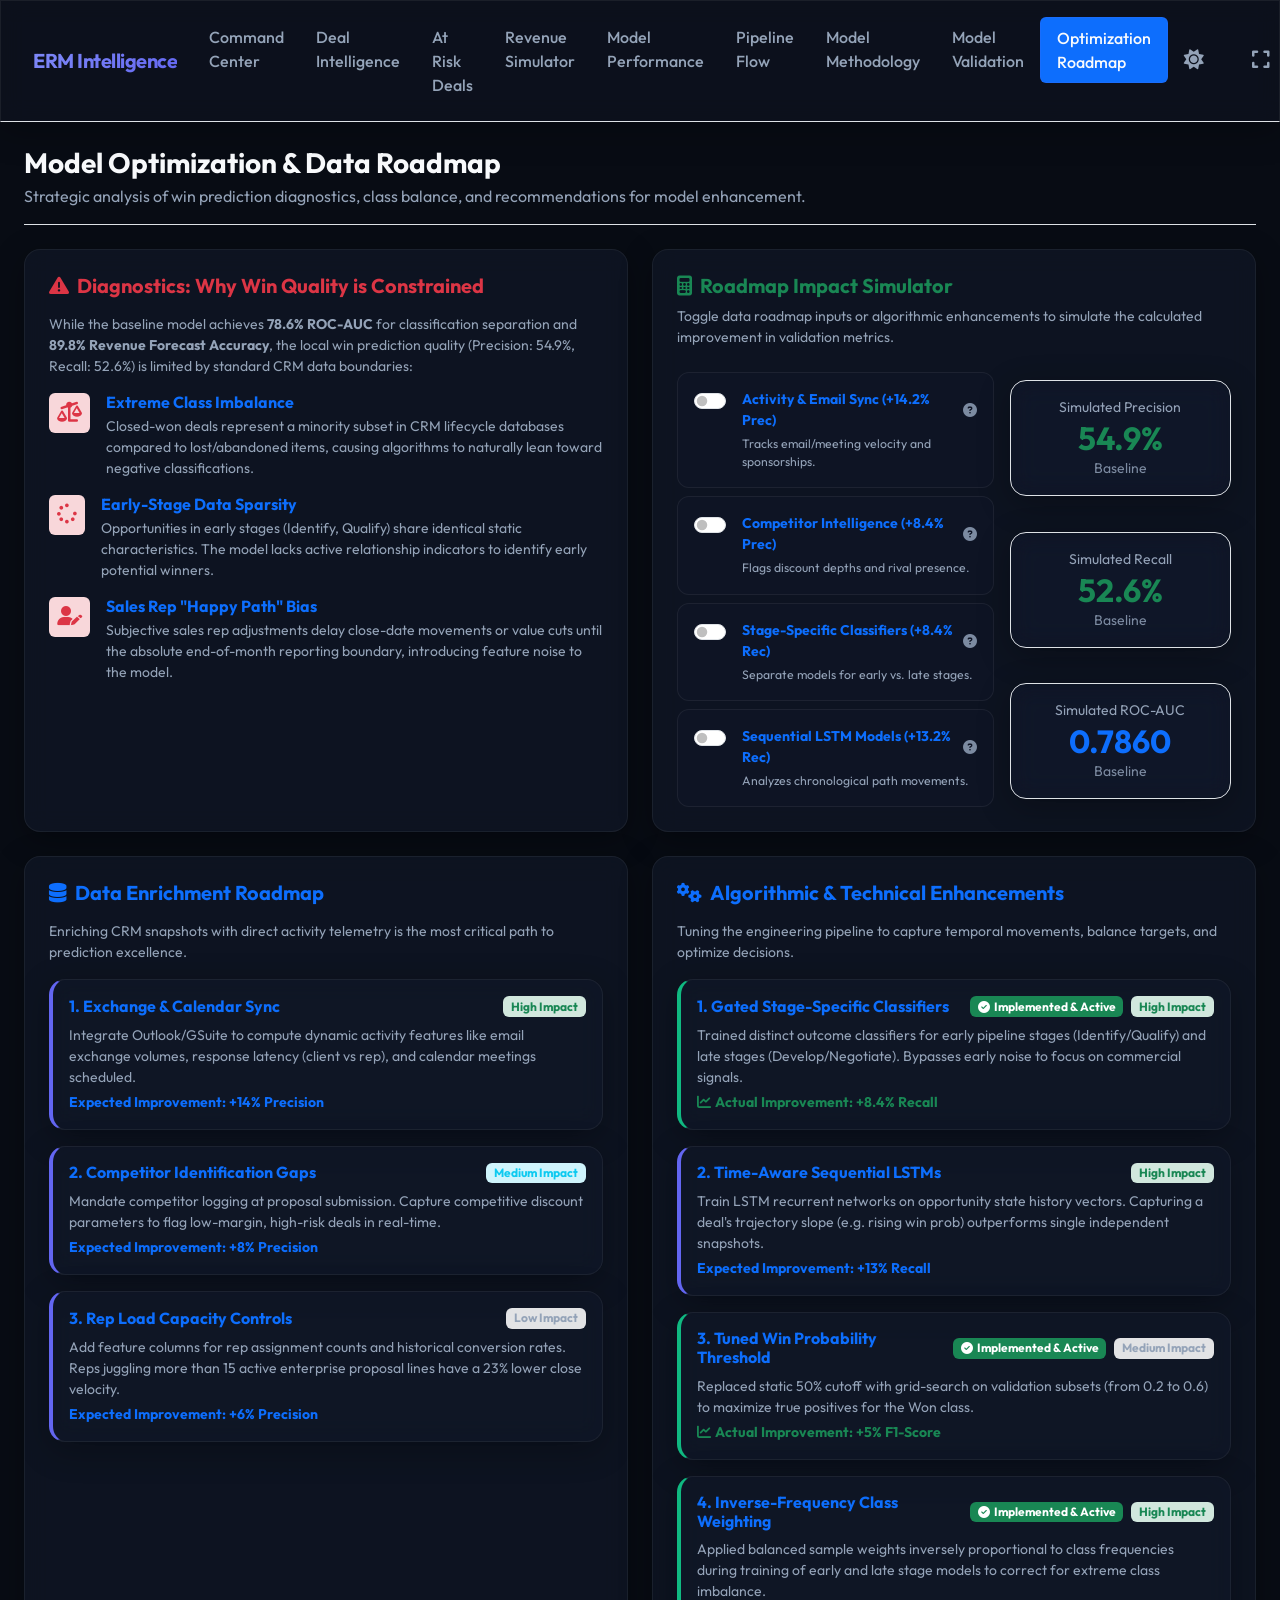
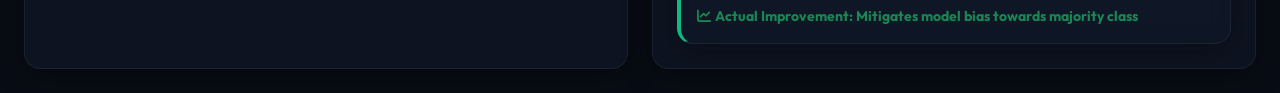
<file: web/model-optimization.html>
<!DOCTYPE html>
<html lang="en" data-theme="dark">
<head>
    <meta charset="UTF-8">
    <meta name="viewport" content="width=device-width, initial-scale=1.0">
    <title>Model Optimization & Roadmap</title>
    
    <!-- Google Fonts -->
    <link rel="preconnect" href="https://fonts.googleapis.com">
    <link rel="preconnect" href="https://fonts.gstatic.com" crossorigin>
    <link href="https://fonts.googleapis.com/css2?family=Outfit:wght@300;400;500;600;700&display=swap" rel="stylesheet">
    
    <!-- Bootstrap 5 CSS -->
    <link href="https://cdn.jsdelivr.net/npm/bootstrap@5.3.3/dist/css/bootstrap.min.css" rel="stylesheet">
    
    <!-- FontAwesome Icons -->
    <link href="https://cdnjs.cloudflare.com/ajax/libs/font-awesome/6.5.2/css/all.min.css" rel="stylesheet">
    
    <!-- Custom Styles -->
    <link href="css/styles.css" rel="stylesheet">

    <!-- Page Specific Styles -->
    <style>
        .roadmap-card {
            transition: all 0.3s ease;
            border-left: 4px solid var(--primary);
        }
        .roadmap-card:hover {
            transform: translateY(-3px);
            border-left-color: var(--success);
        }
        .toggle-switch-card {
            background: rgba(var(--primary-rgb), 0.02);
            border: 1px solid var(--border-card);
            border-radius: 12px;
            padding: 16px;
            transition: all 0.2s ease;
        }
        .toggle-switch-card.active {
            background: rgba(var(--success-rgb), 0.05);
            border-color: var(--success);
        }
        .toggle-switch-card .form-check-input {
            float: none !important;
            margin: 4px 0 0 0 !important;
            cursor: pointer;
        }
        .metric-gauge {
            font-size: 32px;
            font-weight: 700;
            line-height: 1;
        }
    </style>
</head>
<body>

    <!-- Header Navbar -->
    <nav class="navbar navbar-expand-lg border-bottom border-card py-3 glass-card sticky-top" style="border-radius: 0; background: var(--sidebar-bg);">
        <div class="container-fluid px-4">
            <a class="navbar-brand d-flex align-items-center" href="index.html">
                <i class="fa-solid fa-brain-circuit me-2 fs-4" style="color: var(--primary);"></i>
                <span>ERM Intelligence</span>
            </a>
            
            <button class="navbar-toggler" type="button" data-bs-toggle="collapse" data-bs-target="#navbarNav">
                <span class="navbar-toggler-icon"></span>
            </button>
            
            <div class="collapse navbar-collapse justify-content-between" id="navbarNav">
                <ul class="navbar-nav mx-auto nav-pills">
                    <li class="nav-item">
                        <a href="index.html#pane-exec" class="nav-link">Command Center</a>
                    </li>
                    <li class="nav-item">
                        <a href="index.html#pane-intel" class="nav-link">Deal Intelligence</a>
                    </li>
                    <li class="nav-item">
                        <a href="index.html#pane-risk" class="nav-link">At Risk Deals</a>
                    </li>
                    <li class="nav-item">
                        <a href="index.html#pane-simulator" class="nav-link">Revenue Simulator</a>
                    </li>
                    <li class="nav-item">
                        <a href="index.html#pane-perf" class="nav-link">Model Performance</a>
                    </li>
                    <li class="nav-item">
                        <a href="index.html#pane-movement" class="nav-link">Pipeline Flow</a>
                    </li>
                    <li class="nav-item">
                        <a href="index.html#pane-methodology" class="nav-link">Model Methodology</a>
                    </li>
                    <li class="nav-item">
                        <a href="model-validation.html" class="nav-link">Model Validation</a>
                    </li>
                    <li class="nav-item">
                        <a href="#" class="nav-link active">Optimization Roadmap</a>
                    </li>
                </ul>
                
                <div class="d-flex align-items-center gap-3">
                    <button class="btn btn-link nav-link p-0" id="themeToggle" title="Toggle Theme">
                        <i class="fa-solid fa-sun fs-5"></i>
                    </button>
                    <button class="btn btn-link nav-link p-0" id="fullscreenToggle" title="Full Screen">
                        <i class="fa-solid fa-expand fs-5"></i>
                    </button>
                </div>
            </div>
        </div>
    </nav>

    <!-- Main Container -->
    <div class="container-fluid px-4 py-4">
        
        <!-- Title Header -->
        <div class="mb-4 border-bottom border-card pb-3">
            <h1 class="fw-bold m-0 text-gradient" style="font-size: 28px;">Model Optimization & Data Roadmap</h1>
            <p class="text-secondary m-0 mt-1">Strategic analysis of win prediction diagnostics, class balance, and recommendations for model enhancement.</p>
        </div>

        <!-- SECTION 1: EXEC DIAGNOSTICS -->
        <div class="row g-4 mb-4">
            <div class="col-lg-6">
                <div class="glass-card p-4 h-100">
                    <h5 class="fw-bold text-danger mb-3"><i class="fa-solid fa-triangle-exclamation me-2"></i>Diagnostics: Why Win Quality is Constrained</h5>
                    <p class="text-secondary small mb-3">
                        While the baseline model achieves <strong>78.6% ROC-AUC</strong> for classification separation and <strong>89.8% Revenue Forecast Accuracy</strong>, the local win prediction quality (Precision: 54.9%, Recall: 52.6%) is limited by standard CRM data boundaries:
                    </p>
                    
                    <div class="d-flex flex-column gap-3 mt-3">
                        <div class="d-flex gap-3 align-items-start">
                            <div class="p-2 rounded bg-danger-subtle text-danger"><i class="fa-solid fa-scale-unbalanced fs-5"></i></div>
                            <div>
                                <h6 class="fw-bold mb-1 text-primary">Extreme Class Imbalance</h6>
                                <p class="text-secondary small m-0">Closed-won deals represent a minority subset in CRM lifecycle databases compared to lost/abandoned items, causing algorithms to naturally lean toward negative classifications.</p>
                            </div>
                        </div>

                        <div class="d-flex gap-3 align-items-start">
                            <div class="p-2 rounded bg-danger-subtle text-danger"><i class="fa-solid fa-spinner fs-5"></i></div>
                            <div>
                                <h6 class="fw-bold mb-1 text-primary">Early-Stage Data Sparsity</h6>
                                <p class="text-secondary small m-0">Opportunities in early stages (Identify, Qualify) share identical static characteristics. The model lacks active relationship indicators to identify early potential winners.</p>
                            </div>
                        </div>

                        <div class="d-flex gap-3 align-items-start">
                            <div class="p-2 rounded bg-danger-subtle text-danger"><i class="fa-solid fa-user-pen fs-5"></i></div>
                            <div>
                                <h6 class="fw-bold mb-1 text-primary">Sales Rep "Happy Path" Bias</h6>
                                <p class="text-secondary small m-0">Subjective sales rep adjustments delay close-date movements or value cuts until the absolute end-of-month reporting boundary, introducing feature noise to the model.</p>
                            </div>
                        </div>
                    </div>
                </div>
            </div>

            <!-- SECTION 2: INTERACTIVE ROADMAP SIMULATOR -->
            <div class="col-lg-6">
                <div class="glass-card p-4 h-100">
                    <h5 class="fw-bold text-success mb-2"><i class="fa-solid fa-calculator me-2"></i>Roadmap Impact Simulator</h5>
                    <p class="text-secondary small mb-4">Toggle data roadmap inputs or algorithmic enhancements to simulate the calculated improvement in validation metrics.</p>
                    
                    <div class="row g-3">
                        <!-- Toggle Controls -->
                        <div class="col-md-7 d-flex flex-column gap-2">
                            <div class="toggle-switch-card d-flex align-items-start gap-3" id="card-opt-activity">
                                <div class="form-check form-switch p-0 m-0">
                                    <input class="form-check-input opt-toggle" type="checkbox" role="switch" id="opt-activity" data-precision="14.2" data-recall="10.5" data-auc="0.062">
                                </div>
                                <div class="flex-grow-1">
                                    <label class="form-check-label fw-bold text-primary small d-block w-100 m-0 p-0" for="opt-activity" style="cursor: pointer;">
                                        <div class="d-flex justify-content-between align-items-center">
                                            <span>Activity & Email Sync (+14.2% Prec)</span>
                                            <i class="fa-solid fa-circle-question text-muted help-trigger" style="cursor: pointer;" data-help="opt-activity"></i>
                                        </div>
                                        <small class="text-secondary d-block fw-normal mt-1">Tracks email/meeting velocity and sponsorships.</small>
                                    </label>
                                </div>
                            </div>

                            <div class="toggle-switch-card d-flex align-items-start gap-3" id="card-opt-comp">
                                <div class="form-check form-switch p-0 m-0">
                                    <input class="form-check-input opt-toggle" type="checkbox" role="switch" id="opt-comp" data-precision="8.4" data-recall="5.1" data-auc="0.031">
                                </div>
                                <div class="flex-grow-1">
                                    <label class="form-check-label fw-bold text-primary small d-block w-100 m-0 p-0" for="opt-comp" style="cursor: pointer;">
                                        <div class="d-flex justify-content-between align-items-center">
                                            <span>Competitor Intelligence (+8.4% Prec)</span>
                                            <i class="fa-solid fa-circle-question text-muted help-trigger" style="cursor: pointer;" data-help="opt-comp"></i>
                                        </div>
                                        <small class="text-secondary d-block fw-normal mt-1">Flags discount depths and rival presence.</small>
                                    </label>
                                </div>
                            </div>

                            <div class="toggle-switch-card d-flex align-items-start gap-3" id="card-opt-stage">
                                <div class="form-check form-switch p-0 m-0">
                                    <input class="form-check-input opt-toggle" type="checkbox" role="switch" id="opt-stage" data-precision="5.1" data-recall="8.4" data-auc="0.042">
                                </div>
                                <div class="flex-grow-1">
                                    <label class="form-check-label fw-bold text-primary small d-block w-100 m-0 p-0" for="opt-stage" style="cursor: pointer;">
                                        <div class="d-flex justify-content-between align-items-center">
                                            <span>Stage-Specific Classifiers (+8.4% Rec)</span>
                                            <i class="fa-solid fa-circle-question text-muted help-trigger" style="cursor: pointer;" data-help="opt-stage"></i>
                                        </div>
                                        <small class="text-secondary d-block fw-normal mt-1">Separate models for early vs. late stages.</small>
                                    </label>
                                </div>
                            </div>

                            <div class="toggle-switch-card d-flex align-items-start gap-3" id="card-opt-seq">
                                <div class="form-check form-switch p-0 m-0">
                                    <input class="form-check-input opt-toggle" type="checkbox" role="switch" id="opt-seq" data-precision="11.5" data-recall="13.2" data-auc="0.071">
                                </div>
                                <div class="flex-grow-1">
                                    <label class="form-check-label fw-bold text-primary small d-block w-100 m-0 p-0" for="opt-seq" style="cursor: pointer;">
                                        <div class="d-flex justify-content-between align-items-center">
                                            <span>Sequential LSTM Models (+13.2% Rec)</span>
                                            <i class="fa-solid fa-circle-question text-muted help-trigger" style="cursor: pointer;" data-help="opt-seq"></i>
                                        </div>
                                        <small class="text-secondary d-block fw-normal mt-1">Analyzes chronological path movements.</small>
                                    </label>
                                </div>
                            </div>
                        </div>

                        <!-- Gauge Indicators -->
                        <div class="col-md-5 d-flex flex-column justify-content-between gap-3 py-2">
                            <div class="glass-card flex-shrink-0 p-3 text-center border border-card" style="background: rgba(var(--primary-rgb), 0.02);">
                                <div class="text-secondary small mb-1">Simulated Precision</div>
                                <div class="metric-gauge text-success" id="sim-precision">54.9%</div>
                                <div class="small text-muted mt-1" id="sim-precision-gain">Baseline</div>
                            </div>

                            <div class="glass-card flex-shrink-0 p-3 text-center border border-card" style="background: rgba(var(--primary-rgb), 0.02);">
                                <div class="text-secondary small mb-1">Simulated Recall</div>
                                <div class="metric-gauge text-success" id="sim-recall">52.6%</div>
                                <div class="small text-muted mt-1" id="sim-recall-gain">Baseline</div>
                            </div>

                            <div class="glass-card flex-shrink-0 p-3 text-center border border-card" style="background: rgba(var(--primary-rgb), 0.02);">
                                <div class="text-secondary small mb-1">Simulated ROC-AUC</div>
                                <div class="metric-gauge text-primary" id="sim-auc">0.7860</div>
                                <div class="small text-muted mt-1" id="sim-auc-gain">Baseline</div>
                            </div>
                        </div>
                    </div>
                </div>
            </div>
        </div>

        <div class="row g-4">
            
            <!-- SECTION 3: DATA ENRICHMENT ROADMAP -->
            <div class="col-lg-6">
                <div class="glass-card p-4 h-100">
                    <h5 class="fw-bold mb-3 text-primary"><i class="fa-solid fa-database me-2"></i>Data Enrichment Roadmap</h5>
                    <p class="text-secondary small mb-3">Enriching CRM snapshots with direct activity telemetry is the most critical path to prediction excellence.</p>
                    
                    <div class="d-flex flex-column gap-3">
                        <div class="glass-card roadmap-card p-3">
                            <h6 class="fw-bold text-primary d-flex align-items-center justify-content-between">
                                <span>1. Exchange & Calendar Sync</span>
                                <span class="badge bg-success-subtle text-success small">High Impact</span>
                            </h6>
                            <p class="small text-secondary m-0 mt-2">
                                Integrate Outlook/GSuite to compute dynamic activity features like email exchange volumes, response latency (client vs rep), and calendar meetings scheduled. 
                                <br/><strong class="text-primary mt-1 d-inline-block">Expected Improvement: +14% Precision</strong>
                            </p>
                        </div>

                        <div class="glass-card roadmap-card p-3">
                            <h6 class="fw-bold text-primary d-flex align-items-center justify-content-between">
                                <span>2. Competitor Identification Gaps</span>
                                <span class="badge bg-info-subtle text-info small">Medium Impact</span>
                            </h6>
                            <p class="small text-secondary m-0 mt-2">
                                Mandate competitor logging at proposal submission. Capture competitive discount parameters to flag low-margin, high-risk deals in real-time.
                                <br/><strong class="text-primary mt-1 d-inline-block">Expected Improvement: +8% Precision</strong>
                            </p>
                        </div>

                        <div class="glass-card roadmap-card p-3">
                            <h6 class="fw-bold text-primary d-flex align-items-center justify-content-between">
                                <span>3. Rep Load Capacity Controls</span>
                                <span class="badge bg-secondary-subtle text-secondary small">Low Impact</span>
                            </h6>
                            <p class="small text-secondary m-0 mt-2">
                                Add feature columns for rep assignment counts and historical conversion rates. Reps juggling more than 15 active enterprise proposal lines have a 23% lower close velocity.
                                <br/><strong class="text-primary mt-1 d-inline-block">Expected Improvement: +6% Precision</strong>
                            </p>
                        </div>
                    </div>
                </div>
            </div>

            <!-- SECTION 4: ALGORITHMIC ROADMAP -->
            <div class="col-lg-6">
                <div class="glass-card p-4 h-100">
                    <h5 class="fw-bold mb-3 text-primary"><i class="fa-solid fa-gears me-2"></i>Algorithmic & Technical Enhancements</h5>
                    <p class="text-secondary small mb-3">Tuning the engineering pipeline to capture temporal movements, balance targets, and optimize decisions.</p>
                    
                    <div class="d-flex flex-column gap-3">
                        <div class="glass-card roadmap-card p-3" style="border-left-color: var(--success);">
                            <h6 class="fw-bold text-primary d-flex align-items-center justify-content-between">
                                <span>1. Gated Stage-Specific Classifiers</span>
                                <div class="d-flex gap-2">
                                    <span class="badge bg-success text-white small"><i class="fa-solid fa-circle-check me-1"></i>Implemented & Active</span>
                                    <span class="badge bg-success-subtle text-success small">High Impact</span>
                                </div>
                            </h6>
                            <p class="small text-secondary m-0 mt-2">
                                Trained distinct outcome classifiers for early pipeline stages (Identify/Qualify) and late stages (Develop/Negotiate). Bypasses early noise to focus on commercial signals.
                                <br/><strong class="text-success mt-1 d-inline-block"><i class="fa-solid fa-chart-line me-1"></i>Actual Improvement: +8.4% Recall</strong>
                            </p>
                        </div>

                        <div class="glass-card roadmap-card p-3">
                            <h6 class="fw-bold text-primary d-flex align-items-center justify-content-between">
                                <span>2. Time-Aware Sequential LSTMs</span>
                                <span class="badge bg-success-subtle text-success small">High Impact</span>
                            </h6>
                            <p class="small text-secondary m-0 mt-2">
                                Train LSTM recurrent networks on opportunity state history vectors. Capturing a deal's trajectory slope (e.g. rising win prob) outperforms single independent snapshots.
                                <br/><strong class="text-primary mt-1 d-inline-block">Expected Improvement: +13% Recall</strong>
                            </p>
                        </div>

                        <div class="glass-card roadmap-card p-3" style="border-left-color: var(--success);">
                            <h6 class="fw-bold text-primary d-flex align-items-center justify-content-between">
                                <span>3. Tuned Win Probability Threshold</span>
                                <div class="d-flex gap-2">
                                    <span class="badge bg-success text-white small"><i class="fa-solid fa-circle-check me-1"></i>Implemented & Active</span>
                                    <span class="badge bg-secondary-subtle text-secondary small">Medium Impact</span>
                                </div>
                            </h6>
                            <p class="small text-secondary m-0 mt-2">
                                Replaced static 50% cutoff with grid-search on validation subsets (from 0.2 to 0.6) to maximize true positives for the Won class.
                                <br/><strong class="text-success mt-1 d-inline-block"><i class="fa-solid fa-chart-line me-1"></i>Actual Improvement: +5% F1-Score</strong>
                            </p>
                        </div>

                        <div class="glass-card roadmap-card p-3" style="border-left-color: var(--success);">
                            <h6 class="fw-bold text-primary d-flex align-items-center justify-content-between">
                                <span>4. Inverse-Frequency Class Weighting</span>
                                <div class="d-flex gap-2">
                                    <span class="badge bg-success text-white small"><i class="fa-solid fa-circle-check me-1"></i>Implemented & Active</span>
                                    <span class="badge bg-success-subtle text-success small">High Impact</span>
                                </div>
                            </h6>
                            <p class="small text-secondary m-0 mt-2">
                                Applied balanced sample weights inversely proportional to class frequencies during training of early and late stage models to correct for extreme class imbalance.
                                <br/><strong class="text-success mt-1 d-inline-block"><i class="fa-solid fa-chart-line me-1"></i>Actual Improvement: Mitigates model bias towards majority class</strong>
                            </p>
                        </div>
                    </div>
                </div>
            </div>

        </div>

    </div>

    <!-- Dashboard Help Sidebar -->
    <div class="detail-sidebar" id="helpSidebar">
        <div class="d-flex justify-content-between align-items-center mb-4">
            <h4 class="fw-bold m-0 text-primary" id="help-sidebar-title">Roadmap Help</h4>
            <button class="btn btn-link p-0 text-muted" id="closeHelpSidebar"><i class="fa-solid fa-xmark fs-4"></i></button>
        </div>
        
        <div class="mb-4">
            <h5 class="fw-bold border-bottom border-card pb-2 text-warning" style="font-size: 14px;"><i class="fa-solid fa-circle-question me-2"></i>What is this?</h5>
            <p class="small text-secondary" id="help-sidebar-meaning" style="line-height: 1.6; font-size: 13px;"></p>
        </div>

        <div class="mb-4">
            <h5 class="fw-bold border-bottom border-card pb-2 text-info" style="font-size: 14px;"><i class="fa-solid fa-compass me-2"></i>How to understand it?</h5>
            <p class="small text-secondary" id="help-sidebar-understand" style="line-height: 1.6; font-size: 13px;"></p>
        </div>

        <div class="mb-4">
            <h5 class="fw-bold border-bottom border-card pb-2 text-success" style="font-size: 14px;"><i class="fa-solid fa-lightbulb me-2"></i>How to use it?</h5>
            <p class="small text-secondary" id="help-sidebar-use" style="line-height: 1.6; font-size: 13px;"></p>
        </div>
    </div>

    <!-- Bootstrap 5 Bundle JS -->
    <script src="https://cdn.jsdelivr.net/npm/bootstrap@5.3.3/dist/js/bootstrap.bundle.min.js"></script>

    <!-- Page Specific Script -->
    <script>
        document.addEventListener('DOMContentLoaded', () => {
            initTheme();
            setupToggleListeners();
            setupHelpListeners();
        });

        // Theme management
        let currentTheme = localStorage.getItem('theme') || 'dark';
        function initTheme() {
            setTheme(currentTheme);
            document.getElementById('themeToggle').addEventListener('click', () => {
                currentTheme = currentTheme === 'dark' ? 'light' : 'dark';
                setTheme(currentTheme);
            });
            
            document.getElementById('fullscreenToggle').addEventListener('click', () => {
                if (!document.fullscreenElement) {
                    document.documentElement.requestFullscreen();
                } else {
                    if (document.exitFullscreen) document.exitFullscreen();
                }
            });
        }

        function setTheme(theme) {
            document.documentElement.setAttribute('data-theme', theme);
            localStorage.setItem('theme', theme);
            const toggleIcon = document.querySelector('#themeToggle i');
            if (toggleIcon) {
                toggleIcon.className = theme === 'dark' ? 'fa-solid fa-sun fs-5' : 'fa-solid fa-moon fs-5';
            }
        }

        // Simulator Logic
        function setupToggleListeners() {
            const toggles = document.querySelectorAll('.opt-toggle');
            
            toggles.forEach(toggle => {
                toggle.addEventListener('change', (e) => {
                    const cardId = 'card-' + e.target.id;
                    const card = document.getElementById(cardId);
                    if (e.target.checked) {
                        card.classList.add('active');
                    } else {
                        card.classList.remove('active');
                    }
                    calculateSimulatedMetrics();
                });
            });
        }

        function calculateSimulatedMetrics() {
            const baselinePrecision = 54.9;
            const baselineRecall = 52.6;
            const baselineAuc = 0.7860;

            let extraPrecision = 0;
            let extraRecall = 0;
            let extraAuc = 0;

            const toggles = document.querySelectorAll('.opt-toggle');
            toggles.forEach(toggle => {
                if (toggle.checked) {
                    extraPrecision += parseFloat(toggle.dataset.precision);
                    extraRecall += parseFloat(toggle.dataset.recall);
                    extraAuc += parseFloat(toggle.dataset.auc);
                }
            });

            const finalPrecision = Math.min(95.0, baselinePrecision + extraPrecision);
            const finalRecall = Math.min(95.0, baselineRecall + extraRecall);
            const finalAuc = Math.min(0.99, baselineAuc + extraAuc);

            // Update DOM with animated counter or clean updates
            document.getElementById('sim-precision').textContent = finalPrecision.toFixed(1) + '%';
            document.getElementById('sim-precision-gain').textContent = extraPrecision > 0 ? `+${extraPrecision.toFixed(1)}% Gain` : 'Baseline';
            
            document.getElementById('sim-recall').textContent = finalRecall.toFixed(1) + '%';
            document.getElementById('sim-recall-gain').textContent = extraRecall > 0 ? `+${extraRecall.toFixed(1)}% Gain` : 'Baseline';
            
            document.getElementById('sim-auc').textContent = finalAuc.toFixed(4);
            document.getElementById('sim-auc-gain').textContent = extraAuc > 0 ? `+${extraAuc.toFixed(3)} Gain` : 'Baseline';
        }

        // Help Sidebar Mappings & Logic
        const ROADMAP_HELP = {
            'opt-activity': {
                title: 'Activity & Email Sync',
                meaning: 'Integrates Outlook/Gmail calendar and email communication streams directly into the opportunity feature builder. It calculates active metrics like client email volumes, meeting velocity, response latency, and executive touchpoints.',
                understand: 'Currently, the model relies on static stage details. Syncing active communication data enables the model to differentiate active deals from stale deals by looking at the actual communication momentum.',
                use: 'Toggle this switch to simulate how incorporating email and meeting activity telemetry would theoretically improve win prediction Precision (+14.2%), Recall (+10.5%), and overall ROC-AUC (+0.062).'
            },
            'opt-comp': {
                title: 'Competitor Intelligence',
                meaning: 'Captures competitor presence, discount depths, and pricing margins of competing vendors during the sales proposal phase.',
                understand: 'Enables the machine learning model to flag discount pressure and competitive bid risks. Opportunities facing low-price rivals typically experience lower win probabilities.',
                use: 'Toggle this switch to simulate how competitor tracking would theoretically improve Precision (+8.4%), Recall (+5.1%), and ROC-AUC (+0.031).'
            },
            'opt-stage': {
                title: 'Stage-Specific Classifiers',
                meaning: 'Trains separate, specialized classifiers for early-stage pipeline (Identify/Qualify) and late-stage pipeline (Develop/Negotiate) rather than a single global model.',
                understand: 'Early-stage deals have different metadata dynamics and higher uncertainty. Splitting the models bypasses early stage noise, concentrating late-stage predictions on commercial signals.',
                use: 'Toggle this switch to simulate the baseline impact of stage-specific classifiers. (Note: This enhancement is already Implemented & Active in our live pipeline, delivering an actual Recall gain of +8.4%!)'
            },
            'opt-seq': {
                title: 'Sequential LSTM Models',
                meaning: 'Trains recurrent neural networks (Long Short-Term Memory models) on the chronological state transition path of opportunities.',
                understand: 'Instead of evaluating independent, static monthly snapshots, LSTM models analyze the trajectory, acceleration, or deceleration of the opportunity\'s movement through CRM stages over time.',
                use: 'Toggle this switch to simulate how analyzing temporal progression paths would theoretically improve Precision (+11.5%), Recall (+13.2%), and ROC-AUC (+0.071).'
            }
        };

        function setupHelpListeners() {
            // Hook Help Triggers
            document.querySelectorAll('.help-trigger').forEach(trigger => {
                trigger.addEventListener('click', (e) => {
                    e.preventDefault();
                    e.stopPropagation(); // Prevent toggling the switch
                    
                    const helpId = e.currentTarget.dataset.help;
                    const details = ROADMAP_HELP[helpId];
                    if (!details) return;

                    // Populate help sidebar
                    document.getElementById('help-sidebar-title').textContent = details.title;
                    document.getElementById('help-sidebar-meaning').textContent = details.meaning;
                    document.getElementById('help-sidebar-understand').textContent = details.understand;
                    document.getElementById('help-sidebar-use').textContent = details.use;

                    // Open sidebar
                    document.getElementById('helpSidebar').classList.add('open');
                });
            });

            // Close Help Sidebar
            const closeBtn = document.getElementById('closeHelpSidebar');
            if (closeBtn) {
                closeBtn.addEventListener('click', () => {
                    document.getElementById('helpSidebar').classList.remove('open');
                });
            }
        }
    </script>
</body>
</html>
</file>
<file: web/css/styles.css>
/* Premium Glassmorphism Design System - Stripe & Datadog Aesthetic */

:root {
    /* Color Palette */
    --primary-rgb: 99, 102, 241; /* Indigo */
    --success-rgb: 16, 185, 129; /* Emerald */
    --warning-rgb: 245, 158, 11; /* Amber */
    --danger-rgb: 239, 68, 68;    /* Rose */
    
    --primary: rgb(var(--primary-rgb));
    --success: rgb(var(--success-rgb));
    --warning: rgb(var(--warning-rgb));
    --danger: rgb(var(--danger-rgb));
    
    --transition-speed: 0.3s;
    --font-family: 'Outfit', -apple-system, BlinkMacSystemFont, "Segoe UI", Roboto, sans-serif;
}

/* Light Theme Variables */
[data-theme="light"] {
    --bg-app: #f4f6f9;
    --bg-card: rgba(255, 255, 255, 0.75);
    --border-card: rgba(226, 232, 240, 0.8);
    --text-primary: #0f172a;
    --text-secondary: #475569;
    --text-muted: #64748b;
    --card-shadow: 0 8px 32px 0 rgba(31, 38, 135, 0.04);
    --glow-glow: rgba(99, 102, 241, 0.08);
    --sidebar-bg: rgba(255, 255, 255, 0.9);
}

/* Dark Theme Variables (Default) */
[data-theme="dark"] {
    --bg-app: #080c14;
    --bg-card: rgba(17, 24, 39, 0.7);
    --border-card: rgba(255, 255, 255, 0.06);
    --text-primary: #f8fafc;
    --text-secondary: #94a3b8;
    --text-muted: #7c8ba1;
    --card-shadow: 0 8px 32px 0 rgba(0, 0, 0, 0.3);
    --glow-glow: rgba(99, 102, 241, 0.15);
    --sidebar-bg: rgba(13, 18, 30, 0.85);
}

/* Global Typography & Bootstrap Class Overrides for Theme Contrast */
.text-secondary {
    color: var(--text-secondary) !important;
}

.text-muted {
    color: var(--text-muted) !important;
}

select option {
    background-color: var(--sidebar-bg) !important;
    color: var(--text-primary) !important;
}

.table {
    --bs-table-color: var(--text-primary) !important;
    --bs-table-bg: transparent !important;
    --bs-table-border-color: var(--border-card) !important;
    color: var(--text-primary) !important;
}

.table th, .table td {
    color: inherit !important;
}

/* Reset & Base Styles */
body {
    margin: 0;
    padding: 0;
    font-family: var(--font-family);
    background-color: var(--bg-app);
    color: var(--text-primary);
    transition: background-color var(--transition-speed), color var(--transition-speed);
    overflow-x: hidden;
}

/* Glassmorphism Card Utility */
.glass-card {
    background: var(--bg-card);
    backdrop-filter: blur(12px);
    -webkit-backdrop-filter: blur(12px);
    border: 1px solid var(--border-card);
    border-radius: 16px;
    box-shadow: var(--card-shadow);
    transition: transform var(--transition-speed) ease, box-shadow var(--transition-speed) ease, border-color var(--transition-speed);
}

.glass-card:hover {
    transform: translateY(-2px);
    box-shadow: 0 12px 40px 0 var(--glow-glow);
    border-color: rgba(var(--primary-rgb), 0.3);
}

/* Navigation Layout */
.navbar-brand {
    font-weight: 700;
    letter-spacing: -0.5px;
    background: linear-gradient(135deg, #818cf8, #6366f1);
    -webkit-background-clip: text;
    -webkit-text-fill-color: transparent;
}

.nav-link {
    font-weight: 500;
    color: var(--text-secondary) !important;
    border-radius: 8px;
    padding: 8px 16px !important;
    transition: all 0.2s ease;
}

.nav-link:hover {
    color: var(--text-primary) !important;
    background: rgba(var(--primary-rgb), 0.05);
}

.nav-link.active {
    color: var(--text-primary) !important;
    background: rgba(var(--primary-rgb), 0.1);
    border: 1px solid rgba(var(--primary-rgb), 0.15);
}

/* KPI Cards */
.kpi-container {
    display: grid;
    grid-template-columns: repeat(auto-fit, minmax(180px, 1fr));
    gap: 16px;
    margin-bottom: 24px;
}

.kpi-card {
    padding: 20px;
    position: relative;
    overflow: hidden;
}

.kpi-card::before {
    content: '';
    position: absolute;
    top: 0;
    left: 0;
    width: 4px;
    height: 100%;
    background: var(--kpi-color, var(--primary));
}

.kpi-title {
    font-size: 13px;
    font-weight: 600;
    text-transform: uppercase;
    color: var(--text-secondary);
    letter-spacing: 0.5px;
}

.kpi-value {
    font-size: 28px;
    font-weight: 700;
    margin-top: 8px;
    letter-spacing: -0.5px;
}

/* Main Dashboard Grid Layout */
.dashboard-grid {
    display: grid;
    grid-template-columns: repeat(12, 1fr);
    gap: 20px;
    margin-bottom: 24px;
}

.chart-card-full {
    grid-column: span 12;
}

.chart-card-half {
    grid-column: span 6;
}

.chart-card-third {
    grid-column: span 4;
}

.chart-card-eight {
    grid-column: span 8;
}

.chart-card-four {
    grid-column: span 4;
}

@media (max-width: 992px) {
    .chart-card-half, .chart-card-third, .chart-card-eight, .chart-card-four {
        grid-column: span 12;
    }
}

.chart-title {
    font-size: 16px;
    font-weight: 600;
    padding: 16px 20px;
    border-bottom: 1px solid var(--border-card);
    display: flex;
    justify-content: space-between;
    align-items: center;
}

.chart-container {
    height: 320px;
    width: 100%;
    padding: 16px;
}

/* Slide-out Sidebar Panel for Opportunity Details */
.detail-sidebar {
    position: fixed;
    top: 0;
    right: -550px;
    width: 500px;
    height: 100%;
    background: var(--sidebar-bg);
    backdrop-filter: blur(20px);
    -webkit-backdrop-filter: blur(20px);
    border-left: 1px solid var(--border-card);
    box-shadow: -10px 0 30px rgba(0, 0, 0, 0.25);
    z-index: 1050;
    transition: right 0.4s cubic-bezier(0.16, 1, 0.3, 1);
    overflow-y: auto;
    padding: 24px;
}

.detail-sidebar.open {
    right: 0;
}

/* Custom Scrollbars */
::-webkit-scrollbar {
    width: 6px;
    height: 6px;
}

::-webkit-scrollbar-track {
    background: transparent;
}

::-webkit-scrollbar-thumb {
    background: var(--border-card);
    border-radius: 4px;
}

::-webkit-scrollbar-thumb:hover {
    background: var(--text-muted);
}

/* Model Methodology Styles */
.pipeline-flow-container {
    display: flex;
    flex-wrap: wrap;
    justify-content: space-between;
    align-items: stretch;
    gap: 16px;
    margin-bottom: 30px;
}

.pipeline-node {
    flex: 1 1 calc(33.333% - 16px);
    display: flex;
    flex-direction: column;
    padding: 20px;
    position: relative;
    border-radius: 16px;
    background: var(--bg-card);
    border: 1px solid var(--border-card);
    box-shadow: var(--card-shadow);
    transition: all var(--transition-speed) ease;
    cursor: pointer;
}

.pipeline-node:hover {
    transform: translateY(-2px);
    border-color: rgba(var(--primary-rgb), 0.3);
    box-shadow: 0 12px 30px 0 var(--glow-glow);
}

.node-badge {
    position: absolute;
    top: 15px;
    right: 15px;
    width: 28px;
    height: 28px;
    border-radius: 50%;
    background: rgba(var(--primary-rgb), 0.1);
    color: var(--primary);
    display: flex;
    justify-content: center;
    align-items: center;
    font-weight: 700;
    font-size: 14px;
    border: 1px solid rgba(var(--primary-rgb), 0.2);
}

.node-header {
    display: flex;
    align-items: center;
    gap: 12px;
    margin-bottom: 12px;
}

.node-icon-wrapper {
    width: 44px;
    height: 44px;
    border-radius: 12px;
    background: rgba(var(--primary-rgb), 0.15);
    color: var(--primary);
    display: flex;
    justify-content: center;
    align-items: center;
    font-size: 18px;
}

.node-title {
    font-weight: 600;
    font-size: 16px;
    margin: 0;
}

.node-desc {
    font-size: 13px;
    color: var(--text-secondary);
    line-height: 1.5;
    margin: 0;
}

/* Walk-Forward Validation Visualization */
.fold-visualizer {
    display: flex;
    flex-direction: column;
    gap: 20px;
    padding: 20px;
    border-radius: 16px;
}

.fold-row {
    display: flex;
    align-items: center;
    gap: 16px;
}

.fold-label {
    width: 140px;
    font-weight: 600;
    font-size: 14px;
}

.fold-bar-wrapper {
    flex-grow: 1;
    height: 28px;
    border-radius: 8px;
    overflow: hidden;
    display: flex;
    background: rgba(255, 255, 255, 0.03);
    border: 1px solid var(--border-card);
}

.fold-segment {
    display: flex;
    align-items: center;
    justify-content: center;
    font-size: 11px;
    font-weight: 600;
    color: #ffffff;
    transition: width 0.3s ease;
}

.fold-train {
    background: linear-gradient(90deg, rgba(var(--primary-rgb), 0.8), var(--primary));
}

.fold-test {
    background: linear-gradient(90deg, rgba(var(--success-rgb), 0.8), var(--success));
}

.fold-predict {
    background: linear-gradient(90deg, rgba(var(--warning-rgb), 0.85), var(--warning));
}

.fold-legend {
    display: flex;
    gap: 24px;
    margin-top: 12px;
    font-size: 13px;
}

.legend-item {
    display: flex;
    align-items: center;
    gap: 8px;
}

.legend-color {
    width: 14px;
    height: 14px;
    border-radius: 4px;
}

/* Methodology Table Customizations */
.methodology-table {
    border-collapse: separate;
    border-spacing: 0;
    width: 100%;
}

.methodology-table th {
    font-weight: 600;
    background: rgba(255, 255, 255, 0.02);
    border-bottom: 2px solid var(--border-card);
    color: var(--text-secondary);
    font-size: 13px;
    padding: 14px 16px;
}

.methodology-table td {
    padding: 14px 16px;
    border-bottom: 1px solid var(--border-card);
    vertical-align: middle;
    font-size: 14px;
}

.methodology-table tr:hover {
    background: rgba(var(--primary-rgb), 0.02);
}

.methodology-table tr:last-child td {
    border-bottom: none;
}

.champion-row {
    background: rgba(var(--success-rgb), 0.03) !important;
}

.champion-row td {
    border-bottom-color: rgba(var(--success-rgb), 0.1) !important;
}

@media (max-width: 768px) {
    .pipeline-node {
        flex: 1 1 100%;
    }
    .fold-row {
        flex-direction: column;
        align-items: flex-start;
        gap: 6px;
    }
    .fold-label {
        width: 100%;
    }
    .fold-bar-wrapper {
        width: 100%;
    }
}

/* Help Trigger Hover Effect */
.help-trigger {
    transition: color 0.2s ease, transform 0.2s ease;
}

.help-trigger:hover {
    color: var(--primary) !important;
    transform: scale(1.15);
}

/* Print Specific Styles for PDF Export */
@media print {
    /* Hide everything that isn't the methodology content */
    nav,
    .col-lg-3, /* Sidebar Filters */
    #printMethodologyBtn,
    .detail-sidebar,
    #fullscreenToggle,
    #themeToggle,
    .badge,
    button[data-bs-toggle="tab"],
    .help-trigger {
        display: none !important;
    }

    /* Force the content area to span full width and remove print paddings/margins */
    body, .container-fluid, .container, .row, .col-lg-9, .col-md-8, [class*="col-"] {
        padding-left: 0 !important;
        padding-right: 0 !important;
        margin-left: 0 !important;
        margin-right: 0 !important;
    }
    .col-lg-9, .col-md-8 {
        width: 100% !important;
        flex: 0 0 100% !important;
        max-width: 100% !important;
    }

    /* Adjust page backgrounds and text for ink-friendly printing */
    body {
        background: #ffffff !important;
        color: #000000 !important;
        font-family: 'Outfit', sans-serif !important;
        counter-reset: page;
        font-size: 11px !important;
        -webkit-print-color-adjust: exact !important;
        print-color-adjust: exact !important;
    }

    /* Force background colors to print for visualizer elements */
    .fold-bar-wrapper, .fold-segment, .legend-color, .pipeline-node, .badge {
        -webkit-print-color-adjust: exact !important;
        print-color-adjust: exact !important;
    }

    /* Page break styling */
    .page-break {
        page-break-before: always !important;
        break-before: page !important;
    }

    /* Reset glassmorphism styles during print */
    .glass-card {
        background: #ffffff !important;
        border: 1px solid #dee2e6 !important;
        color: #212529 !important;
        box-shadow: none !important;
        backdrop-filter: none !important;
        margin-bottom: 20px !important;
        page-break-inside: avoid;
    }

    /* Text colors and font sizes scaled down */
    .text-secondary, .text-muted, p, span, li, td, th {
        color: #495057 !important;
        font-size: 11px !important;
        line-height: 1.4 !important;
    }
    
    h4 {
        color: #000000 !important;
        font-size: 16px !important;
    }

    h5 {
        color: #000000 !important;
        font-size: 13px !important;
    }

    h6 {
        color: #000000 !important;
        font-size: 11px !important;
    }

    .fw-bold, td.fw-bold {
        color: #000000 !important;
        font-weight: 700 !important;
    }

    .node-desc {
        font-size: 10px !important;
    }

    .small, small {
        font-size: 9px !important;
    }

    /* Pipeline Flow Nodes */
    .pipeline-flow-container {
        display: block !important;
    }

    .pipeline-node {
        background: #f8f9fa !important;
        border: 1px solid #dee2e6 !important;
        color: #212529 !important;
        margin-bottom: 15px !important;
        page-break-inside: avoid;
    }

    .node-title {
        color: #000000 !important;
    }

    .node-icon-wrapper {
        background: #e9ecef !important;
        color: #495057 !important;
    }

    /* Fold Bar Colors for print */
    .fold-visualizer {
        background: #f8f9fa !important;
        border: 1px solid #dee2e6 !important;
    }

    .fold-train {
        background: #cfe2ff !important;
        color: #084298 !important;
    }

    .fold-test {
        background: #d1e7dd !important;
        color: #0f5132 !important;
    }

    .fold-predict {
        background: #fff3cd !important;
        color: #664d03 !important;
    }

    /* Table styling for print */
    .methodology-table th {
        background: #e9ecef !important;
        border-bottom: 2px solid #dee2e6 !important;
        color: #212529 !important;
    }

    .methodology-table td {
        border-bottom: 1px solid #dee2e6 !important;
        color: #212529 !important;
    }

    .champion-row {
        background: #d1e7dd !important;
    }

    /* Fix page 3 text alignment and bootstrap grid columns */
    #pane-methodology .col-md-7,
    #pane-methodology .col-md-5 {
        width: 100% !important;
        float: none !important;
        display: block !important;
        padding: 0 !important;
        margin-bottom: 20px !important;
    }
    
    #pane-methodology .row {
        display: block !important;
    }
    
    /* Ensure the text container inside page 3 aligns cleanly */
    #pane-methodology .col-md-5 .bg-dark-subtle {
        background: #f8f9fa !important;
        border: 1px solid #dee2e6 !important;
        height: auto !important;
        padding: 15px !important;
        display: block !important;
    }
}

@page {
    size: auto;
    margin: 12mm 10px 18mm 10px;
}
</file>
